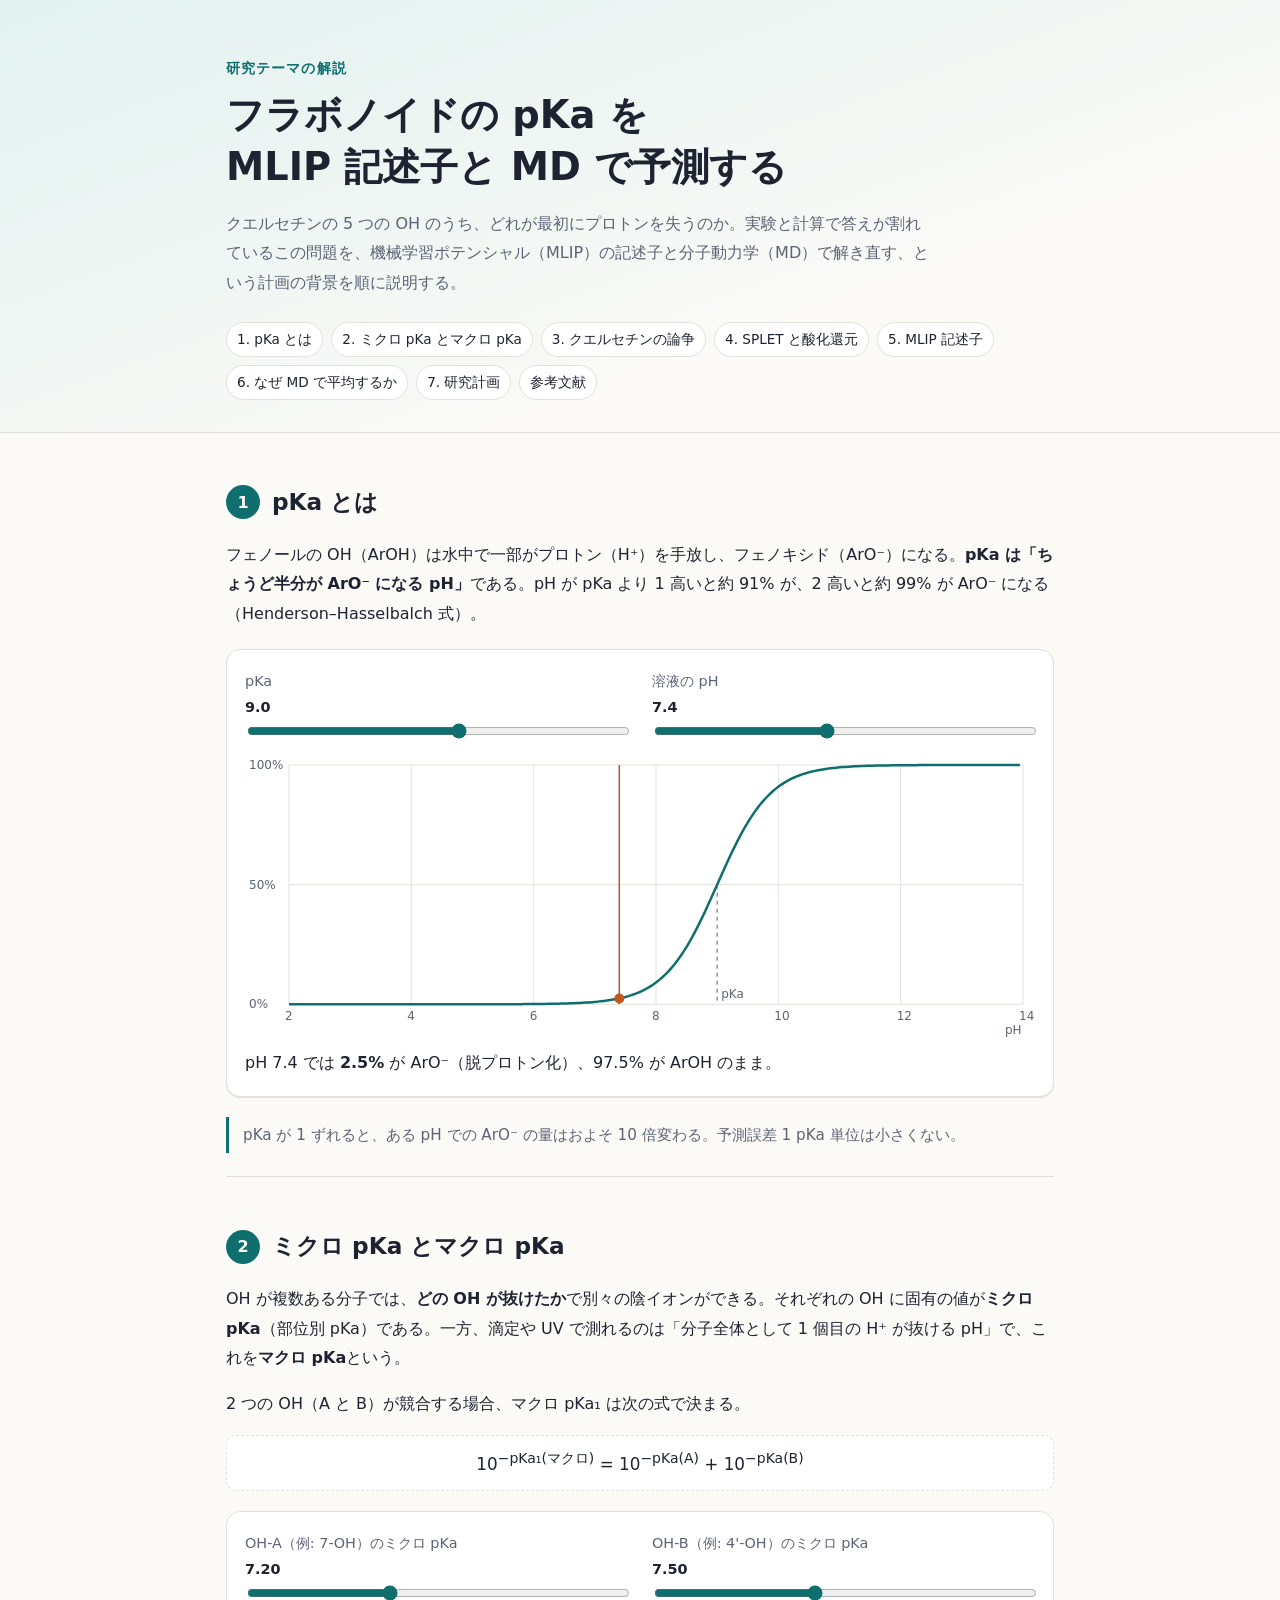
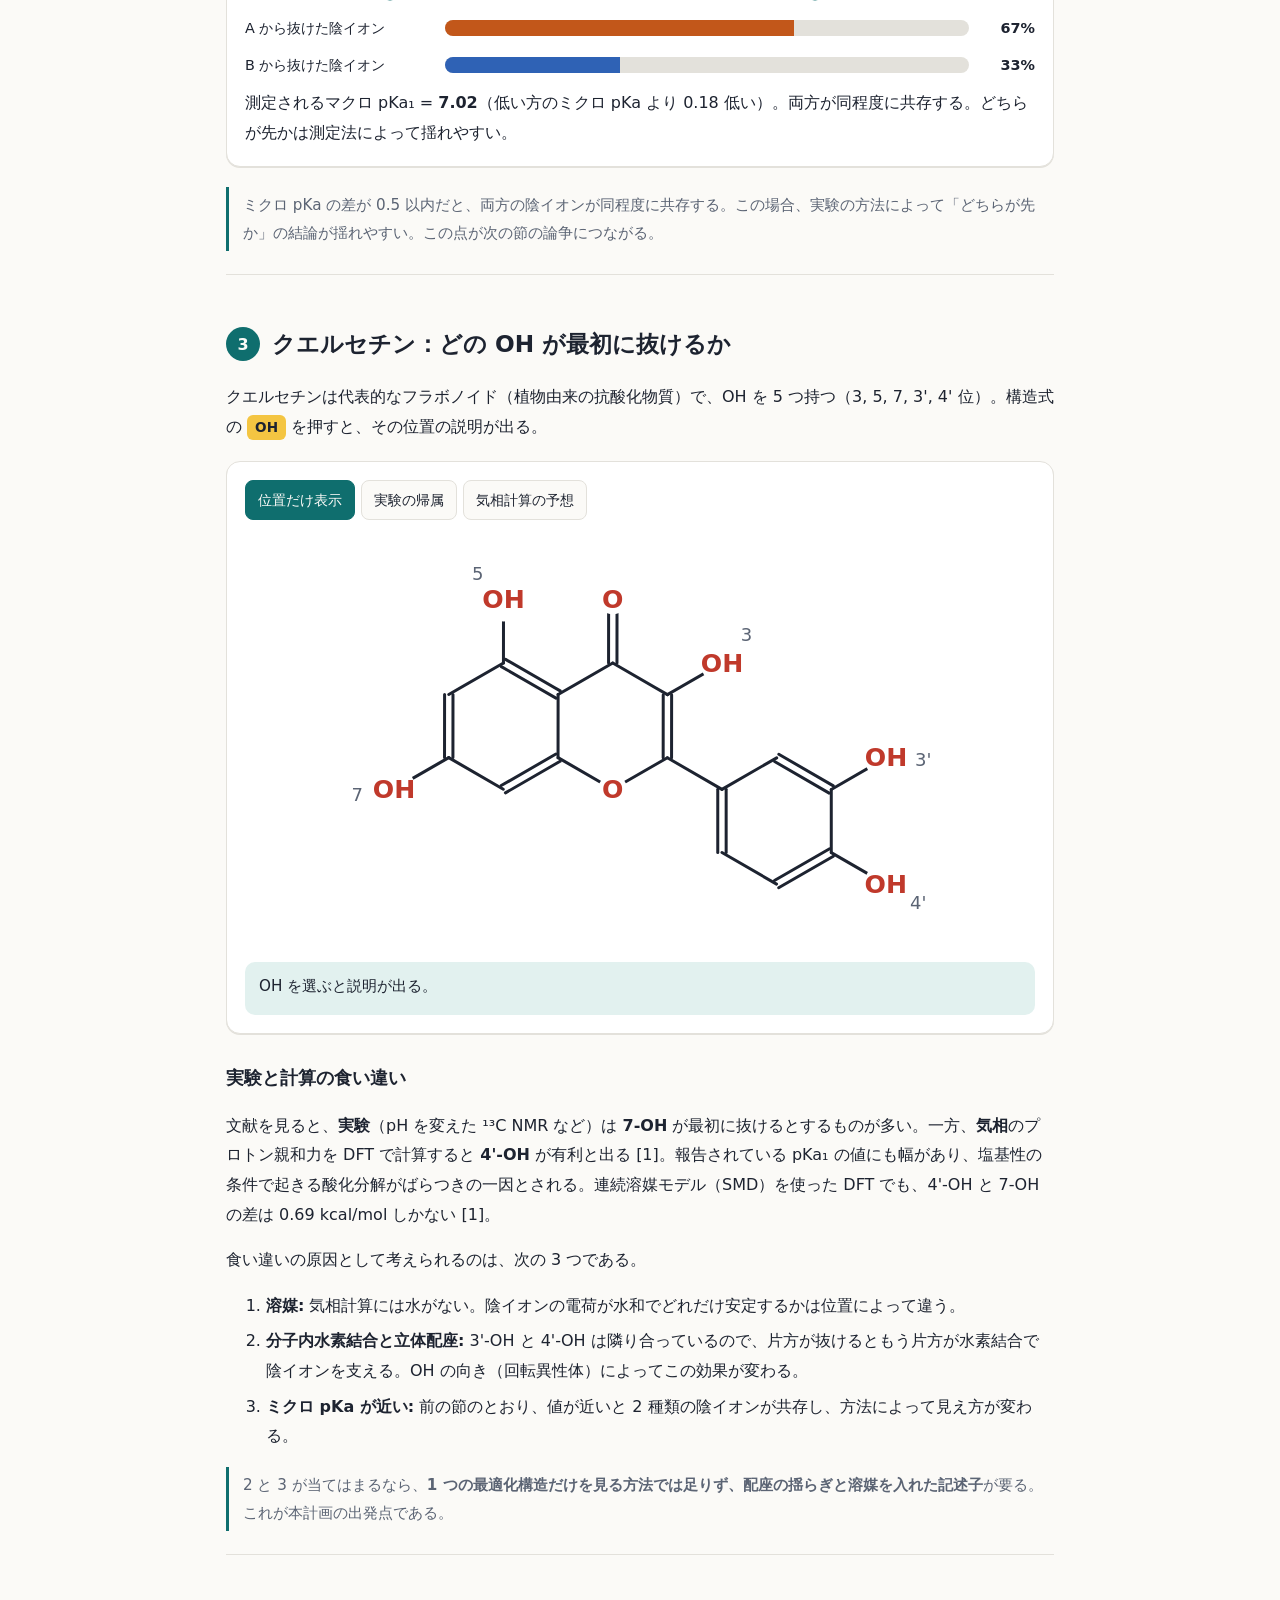
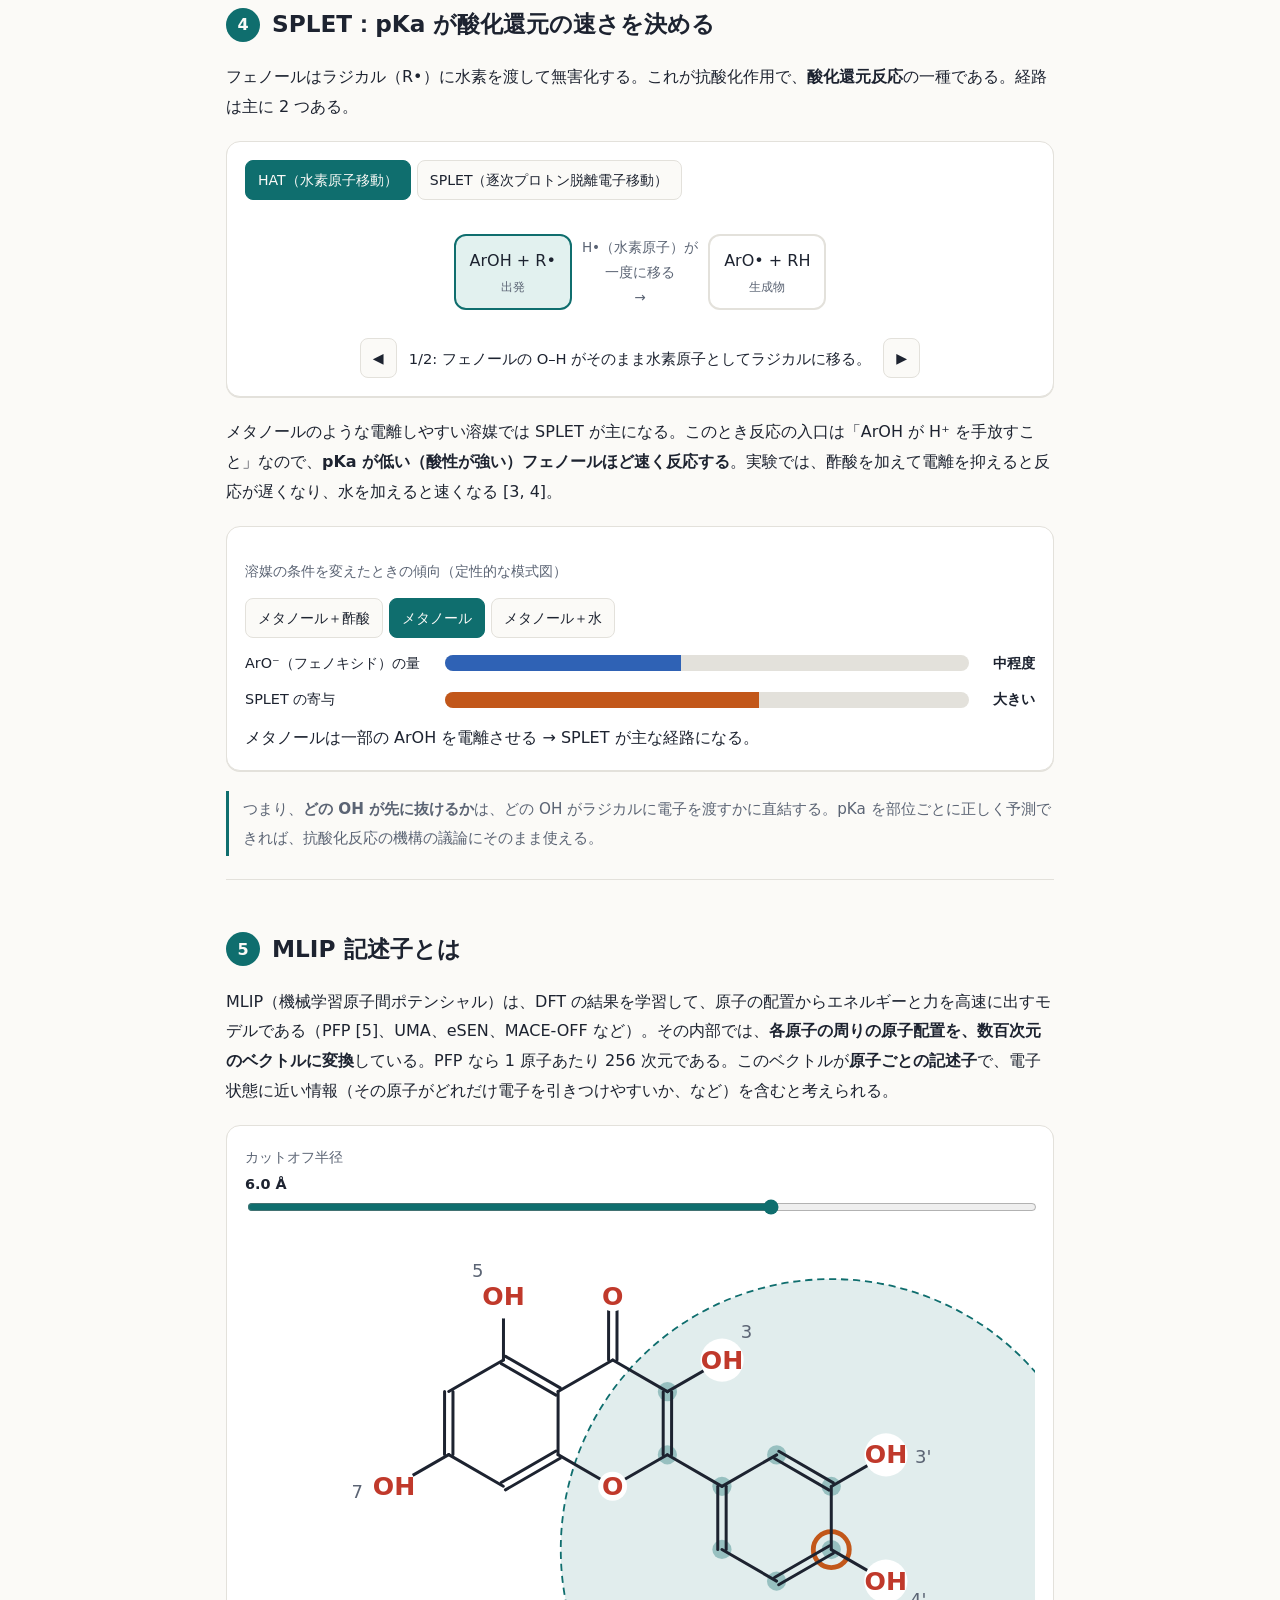
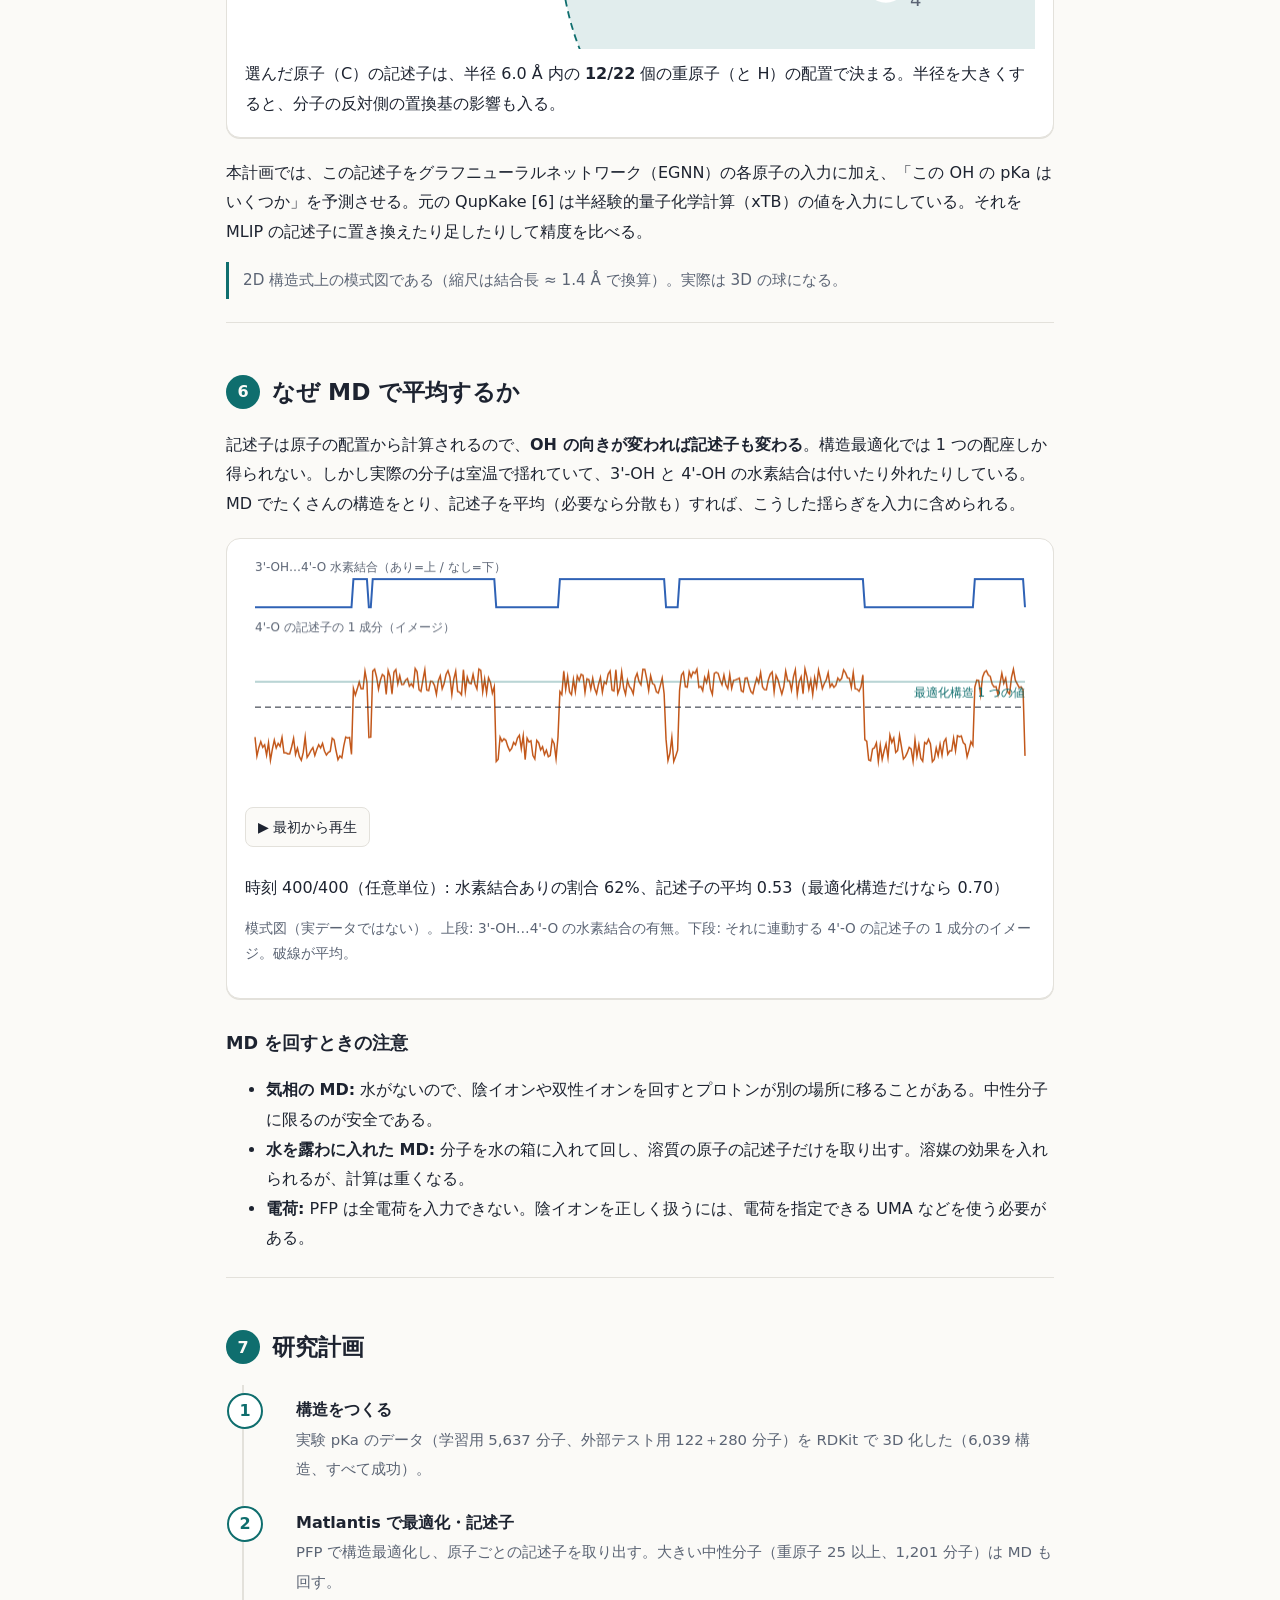
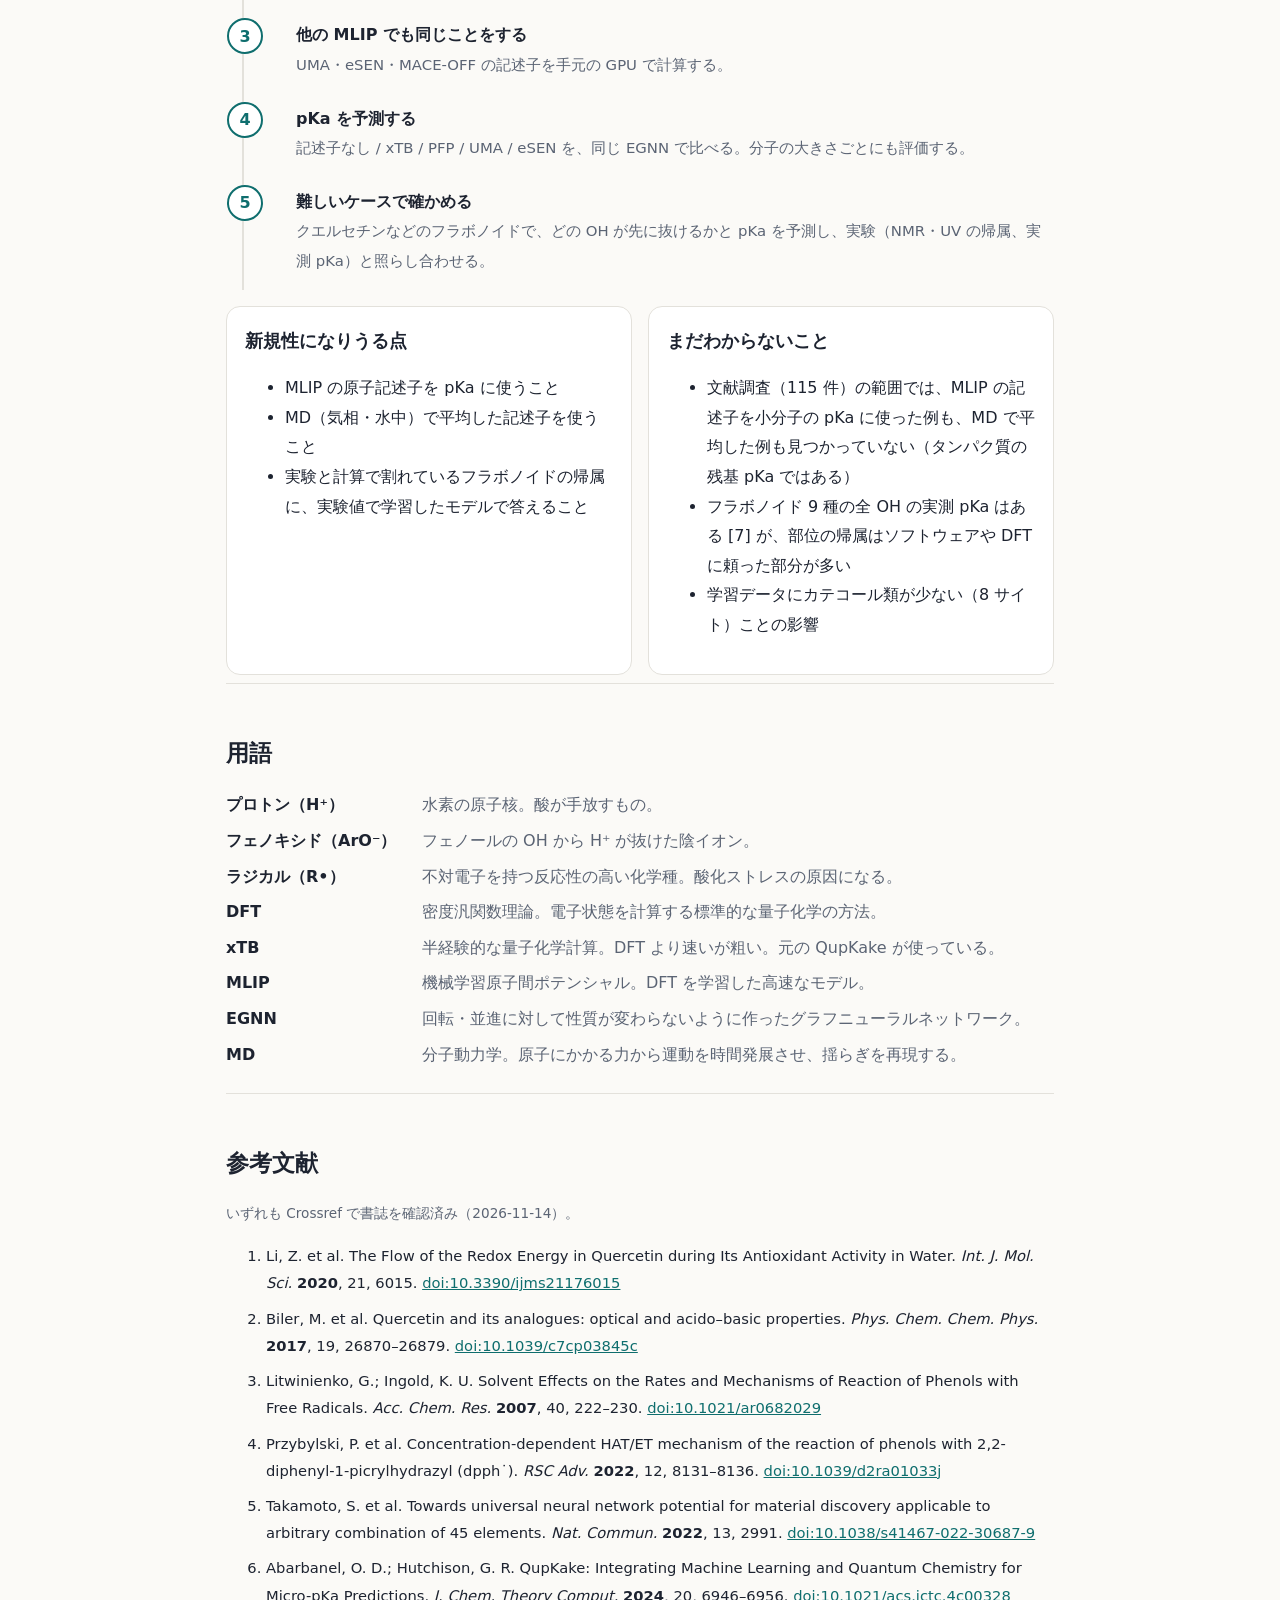
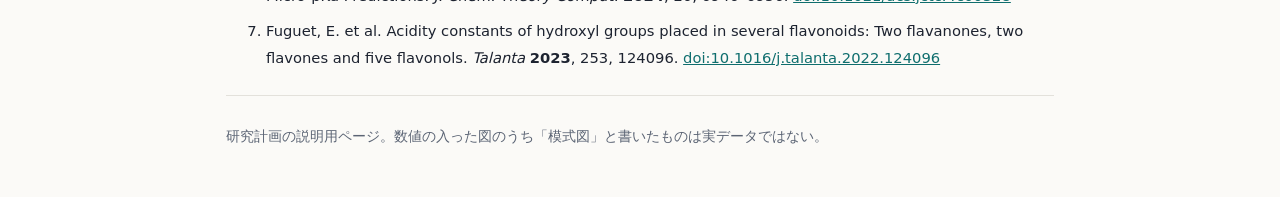
<file: index.html>
<!doctype html>
<html lang="ja">
<head>
<meta charset="utf-8">
<meta name="viewport" content="width=device-width, initial-scale=1">
<title>フラボノイドの pKa 解説</title>
<meta name="description" content="フラボノイドのどの OH が先にプロトンを失うか、SPLET 機構との関係、MLIP 記述子と MD 平均で pKa を予測する研究計画の解説">
<link rel="stylesheet" href="style.css">
</head>
<body>
<header class="hero">
  <div class="wrap">
    <p class="eyebrow">研究テーマの解説</p>
    <h1>フラボノイドの pKa を<br>MLIP 記述子と MD で予測する</h1>
    <p class="lead">クエルセチンの 5 つの OH のうち、どれが最初にプロトンを失うのか。実験と計算で答えが割れているこの問題を、機械学習ポテンシャル（MLIP）の記述子と分子動力学（MD）で解き直す、という計画の背景を順に説明する。</p>
    <nav class="toc" aria-label="目次">
      <a href="#pka">1. pKa とは</a>
      <a href="#micro">2. ミクロ pKa とマクロ pKa</a>
      <a href="#quercetin">3. クエルセチンの論争</a>
      <a href="#splet">4. SPLET と酸化還元</a>
      <a href="#mlip">5. MLIP 記述子</a>
      <a href="#md">6. なぜ MD で平均するか</a>
      <a href="#plan">7. 研究計画</a>
      <a href="#refs">参考文献</a>
    </nav>
  </div>
</header>

<main class="wrap">

<section id="pka">
  <h2><span class="num">1</span>pKa とは</h2>
  <p>フェノールの OH（ArOH）は水中で一部がプロトン（H⁺）を手放し、フェノキシド（ArO⁻）になる。<strong>pKa は「ちょうど半分が ArO⁻ になる pH」</strong>である。pH が pKa より 1 高いと約 91% が、2 高いと約 99% が ArO⁻ になる（Henderson–Hasselbalch 式）。</p>
  <div class="card interactive">
    <div class="controls">
      <label>pKa <output id="pkaVal">9.0</output><input id="pkaSlider" type="range" min="4" max="13" step="0.1" value="9.0"></label>
      <label>溶液の pH <output id="phVal">7.4</output><input id="phSlider" type="range" min="2" max="14" step="0.1" value="7.4"></label>
    </div>
    <canvas id="hhCanvas" width="720" height="260" aria-label="pH と脱プロトン化率の曲線"></canvas>
    <p class="readout" id="hhReadout"></p>
  </div>
  <p class="note">pKa が 1 ずれると、ある pH での ArO⁻ の量はおよそ 10 倍変わる。予測誤差 1 pKa 単位は小さくない。</p>
</section>

<section id="micro">
  <h2><span class="num">2</span>ミクロ pKa とマクロ pKa</h2>
  <p>OH が複数ある分子では、<strong>どの OH が抜けたか</strong>で別々の陰イオンができる。それぞれの OH に固有の値が<strong>ミクロ pKa</strong>（部位別 pKa）である。一方、滴定や UV で測れるのは「分子全体として 1 個目の H⁺ が抜ける pH」で、これを<strong>マクロ pKa</strong>という。</p>
  <p>2 つの OH（A と B）が競合する場合、マクロ pKa₁ は次の式で決まる。</p>
  <p class="formula">10<sup>−pKa₁(マクロ)</sup> = 10<sup>−pKa(A)</sup> + 10<sup>−pKa(B)</sup></p>
  <div class="card interactive">
    <div class="controls">
      <label>OH-A（例: 7-OH）のミクロ pKa <output id="mAval">7.2</output><input id="mA" type="range" min="5" max="11" step="0.05" value="7.2"></label>
      <label>OH-B（例: 4'-OH）のミクロ pKa <output id="mBval">7.5</output><input id="mB" type="range" min="5" max="11" step="0.05" value="7.5"></label>
    </div>
    <div class="bars">
      <div class="barrow"><span>A から抜けた陰イオン</span><div class="bar"><div id="barA" class="fill a"></div></div><b id="pctA"></b></div>
      <div class="barrow"><span>B から抜けた陰イオン</span><div class="bar"><div id="barB" class="fill b"></div></div><b id="pctB"></b></div>
    </div>
    <p class="readout" id="microReadout"></p>
  </div>
  <p class="note">ミクロ pKa の差が 0.5 以内だと、両方の陰イオンが同程度に共存する。この場合、実験の方法によって「どちらが先か」の結論が揺れやすい。この点が次の節の論争につながる。</p>
</section>

<section id="quercetin">
  <h2><span class="num">3</span>クエルセチン：どの OH が最初に抜けるか</h2>
  <p>クエルセチンは代表的なフラボノイド（植物由来の抗酸化物質）で、OH を 5 つ持つ（3, 5, 7, 3', 4' 位）。構造式の <span class="chip">OH</span> を押すと、その位置の説明が出る。</p>
  <div class="card interactive">
    <div class="seg" role="tablist">
      <button class="segbtn active" data-view="none">位置だけ表示</button>
      <button class="segbtn" data-view="exp">実験の帰属</button>
      <button class="segbtn" data-view="calc">気相計算の予想</button>
    </div>
    <svg id="qSvg" viewBox="0 0 10 7" role="img" aria-label="クエルセチンの構造式"></svg>
    <div id="qInfo" class="info">OH を選ぶと説明が出る。</div>
  </div>
  <h3>実験と計算の食い違い</h3>
  <p>文献を見ると、<strong>実験</strong>（pH を変えた ¹³C NMR など）は <b>7-OH</b> が最初に抜けるとするものが多い。一方、<strong>気相</strong>のプロトン親和力を DFT で計算すると <b>4'-OH</b> が有利と出る [1]。報告されている pKa₁ の値にも幅があり、塩基性の条件で起きる酸化分解がばらつきの一因とされる。連続溶媒モデル（SMD）を使った DFT でも、4'-OH と 7-OH の差は 0.69 kcal/mol しかない [1]。</p>
  <p>食い違いの原因として考えられるのは、次の 3 つである。</p>
  <ol class="reasons">
    <li><b>溶媒:</b> 気相計算には水がない。陰イオンの電荷が水和でどれだけ安定するかは位置によって違う。</li>
    <li><b>分子内水素結合と立体配座:</b> 3'-OH と 4'-OH は隣り合っているので、片方が抜けるともう片方が水素結合で陰イオンを支える。OH の向き（回転異性体）によってこの効果が変わる。</li>
    <li><b>ミクロ pKa が近い:</b> 前の節のとおり、値が近いと 2 種類の陰イオンが共存し、方法によって見え方が変わる。</li>
  </ol>
  <p class="note">2 と 3 が当てはまるなら、<strong>1 つの最適化構造だけを見る方法では足りず、配座の揺らぎと溶媒を入れた記述子</strong>が要る。これが本計画の出発点である。</p>
</section>

<section id="splet">
  <h2><span class="num">4</span>SPLET：pKa が酸化還元の速さを決める</h2>
  <p>フェノールはラジカル（R•）に水素を渡して無害化する。これが抗酸化作用で、<strong>酸化還元反応</strong>の一種である。経路は主に 2 つある。</p>
  <div class="card interactive">
    <div class="seg" role="tablist">
      <button class="segbtn active" data-path="hat">HAT（水素原子移動）</button>
      <button class="segbtn" data-path="splet">SPLET（逐次プロトン脱離電子移動）</button>
    </div>
    <div id="pathView" class="pathview"></div>
    <div class="stepnav">
      <button id="stepPrev" aria-label="前へ">◀</button>
      <span id="stepLabel"></span>
      <button id="stepNext" aria-label="次へ">▶</button>
    </div>
  </div>
  <p>メタノールのような電離しやすい溶媒では SPLET が主になる。このとき反応の入口は「ArOH が H⁺ を手放すこと」なので、<strong>pKa が低い（酸性が強い）フェノールほど速く反応する</strong>。実験では、酢酸を加えて電離を抑えると反応が遅くなり、水を加えると速くなる [3, 4]。</p>
  <div class="card interactive">
    <p class="small">溶媒の条件を変えたときの傾向（定性的な模式図）</p>
    <div class="seg" role="tablist">
      <button class="segbtn" data-solv="acid">メタノール＋酢酸</button>
      <button class="segbtn active" data-solv="meoh">メタノール</button>
      <button class="segbtn" data-solv="water">メタノール＋水</button>
    </div>
    <div class="bars">
      <div class="barrow"><span>ArO⁻（フェノキシド）の量</span><div class="bar"><div id="solvBar1" class="fill b"></div></div><b id="solvTxt1"></b></div>
      <div class="barrow"><span>SPLET の寄与</span><div class="bar"><div id="solvBar2" class="fill a"></div></div><b id="solvTxt2"></b></div>
    </div>
    <p class="readout" id="solvReadout"></p>
  </div>
  <p class="note">つまり、<b>どの OH が先に抜けるか</b>は、どの OH がラジカルに電子を渡すかに直結する。pKa を部位ごとに正しく予測できれば、抗酸化反応の機構の議論にそのまま使える。</p>
</section>

<section id="mlip">
  <h2><span class="num">5</span>MLIP 記述子とは</h2>
  <p>MLIP（機械学習原子間ポテンシャル）は、DFT の結果を学習して、原子の配置からエネルギーと力を高速に出すモデルである（PFP [5]、UMA、eSEN、MACE-OFF など）。その内部では、<strong>各原子の周りの原子配置を、数百次元のベクトルに変換</strong>している。PFP なら 1 原子あたり 256 次元である。このベクトルが<strong>原子ごとの記述子</strong>で、電子状態に近い情報（その原子がどれだけ電子を引きつけやすいか、など）を含むと考えられる。</p>
  <div class="card interactive">
    <div class="controls">
      <label>カットオフ半径 <output id="rcVal">6.0 Å</output><input id="rcSlider" type="range" min="2" max="8" step="0.5" value="6"></label>
    </div>
    <svg id="mSvg" viewBox="0 0 10 7" role="img" aria-label="選んだ原子のカットオフ球"></svg>
    <p class="readout" id="mReadout">原子を押すと、その原子の記述子に影響する範囲が出る。</p>
  </div>
  <p>本計画では、この記述子をグラフニューラルネットワーク（EGNN）の各原子の入力に加え、「この OH の pKa はいくつか」を予測させる。元の QupKake [6] は半経験的量子化学計算（xTB）の値を入力にしている。それを MLIP の記述子に置き換えたり足したりして精度を比べる。</p>
  <p class="note">2D 構造式上の模式図である（縮尺は結合長 ≈ 1.4 Å で換算）。実際は 3D の球になる。</p>
</section>

<section id="md">
  <h2><span class="num">6</span>なぜ MD で平均するか</h2>
  <p>記述子は原子の配置から計算されるので、<strong>OH の向きが変われば記述子も変わる</strong>。構造最適化では 1 つの配座しか得られない。しかし実際の分子は室温で揺れていて、3'-OH と 4'-OH の水素結合は付いたり外れたりしている。MD でたくさんの構造をとり、記述子を平均（必要なら分散も）すれば、こうした揺らぎを入力に含められる。</p>
  <div class="card interactive">
    <canvas id="mdCanvas" width="720" height="220" aria-label="MD 中の水素結合の有無の模式図"></canvas>
    <div class="controls row">
      <button id="mdPlay">▶ 最初から再生</button>
      <span class="readout" id="mdReadout"></span>
    </div>
    <p class="small">模式図（実データではない）。上段: 3'-OH…4'-O の水素結合の有無。下段: それに連動する 4'-O の記述子の 1 成分のイメージ。破線が平均。</p>
  </div>
  <h3>MD を回すときの注意</h3>
  <ul>
    <li><b>気相の MD:</b> 水がないので、陰イオンや双性イオンを回すとプロトンが別の場所に移ることがある。中性分子に限るのが安全である。</li>
    <li><b>水を露わに入れた MD:</b> 分子を水の箱に入れて回し、溶質の原子の記述子だけを取り出す。溶媒の効果を入れられるが、計算は重くなる。</li>
    <li><b>電荷:</b> PFP は全電荷を入力できない。陰イオンを正しく扱うには、電荷を指定できる UMA などを使う必要がある。</li>
  </ul>
</section>

<section id="plan">
  <h2><span class="num">7</span>研究計画</h2>
  <ol class="pipeline">
    <li><b>構造をつくる</b><span>実験 pKa のデータ（学習用 5,637 分子、外部テスト用 122＋280 分子）を RDKit で 3D 化した（6,039 構造、すべて成功）。</span></li>
    <li><b>Matlantis で最適化・記述子</b><span>PFP で構造最適化し、原子ごとの記述子を取り出す。大きい中性分子（重原子 25 以上、1,201 分子）は MD も回す。</span></li>
    <li><b>他の MLIP でも同じことをする</b><span>UMA・eSEN・MACE-OFF の記述子を手元の GPU で計算する。</span></li>
    <li><b>pKa を予測する</b><span>記述子なし / xTB / PFP / UMA / eSEN を、同じ EGNN で比べる。分子の大きさごとにも評価する。</span></li>
    <li><b>難しいケースで確かめる</b><span>クエルセチンなどのフラボノイドで、どの OH が先に抜けるかと pKa を予測し、実験（NMR・UV の帰属、実測 pKa）と照らし合わせる。</span></li>
  </ol>
  <div class="grid2">
    <div class="card"><h3>新規性になりうる点</h3><ul><li>MLIP の原子記述子を pKa に使うこと</li><li>MD（気相・水中）で平均した記述子を使うこと</li><li>実験と計算で割れているフラボノイドの帰属に、実験値で学習したモデルで答えること</li></ul></div>
    <div class="card"><h3>まだわからないこと</h3><ul><li>文献調査（115 件）の範囲では、MLIP の記述子を小分子の pKa に使った例も、MD で平均した例も見つかっていない（タンパク質の残基 pKa ではある）</li><li>フラボノイド 9 種の全 OH の実測 pKa はある [7] が、部位の帰属はソフトウェアや DFT に頼った部分が多い</li><li>学習データにカテコール類が少ない（8 サイト）ことの影響</li></ul></div>
  </div>
</section>

<section id="glossary">
  <h2>用語</h2>
  <dl class="gloss">
    <dt>プロトン（H⁺）</dt><dd>水素の原子核。酸が手放すもの。</dd>
    <dt>フェノキシド（ArO⁻）</dt><dd>フェノールの OH から H⁺ が抜けた陰イオン。</dd>
    <dt>ラジカル（R•）</dt><dd>不対電子を持つ反応性の高い化学種。酸化ストレスの原因になる。</dd>
    <dt>DFT</dt><dd>密度汎関数理論。電子状態を計算する標準的な量子化学の方法。</dd>
    <dt>xTB</dt><dd>半経験的な量子化学計算。DFT より速いが粗い。元の QupKake が使っている。</dd>
    <dt>MLIP</dt><dd>機械学習原子間ポテンシャル。DFT を学習した高速なモデル。</dd>
    <dt>EGNN</dt><dd>回転・並進に対して性質が変わらないように作ったグラフニューラルネットワーク。</dd>
    <dt>MD</dt><dd>分子動力学。原子にかかる力から運動を時間発展させ、揺らぎを再現する。</dd>
  </dl>
</section>

<section id="refs">
  <h2>参考文献</h2>
  <p class="small">いずれも Crossref で書誌を確認済み（2026-11-14）。</p>
  <ol class="refs">
    <li>Li, Z. et al. The Flow of the Redox Energy in Quercetin during Its Antioxidant Activity in Water. <i>Int. J. Mol. Sci.</i> <b>2020</b>, 21, 6015. <a href="https://doi.org/10.3390/ijms21176015">doi:10.3390/ijms21176015</a></li>
    <li>Biler, M. et al. Quercetin and its analogues: optical and acido–basic properties. <i>Phys. Chem. Chem. Phys.</i> <b>2017</b>, 19, 26870–26879. <a href="https://doi.org/10.1039/c7cp03845c">doi:10.1039/c7cp03845c</a></li>
    <li>Litwinienko, G.; Ingold, K. U. Solvent Effects on the Rates and Mechanisms of Reaction of Phenols with Free Radicals. <i>Acc. Chem. Res.</i> <b>2007</b>, 40, 222–230. <a href="https://doi.org/10.1021/ar0682029">doi:10.1021/ar0682029</a></li>
    <li>Przybylski, P. et al. Concentration-dependent HAT/ET mechanism of the reaction of phenols with 2,2-diphenyl-1-picrylhydrazyl (dpph˙). <i>RSC Adv.</i> <b>2022</b>, 12, 8131–8136. <a href="https://doi.org/10.1039/d2ra01033j">doi:10.1039/d2ra01033j</a></li>
    <li>Takamoto, S. et al. Towards universal neural network potential for material discovery applicable to arbitrary combination of 45 elements. <i>Nat. Commun.</i> <b>2022</b>, 13, 2991. <a href="https://doi.org/10.1038/s41467-022-30687-9">doi:10.1038/s41467-022-30687-9</a></li>
    <li>Abarbanel, O. D.; Hutchison, G. R. QupKake: Integrating Machine Learning and Quantum Chemistry for Micro-pKa Predictions. <i>J. Chem. Theory Comput.</i> <b>2024</b>, 20, 6946–6956. <a href="https://doi.org/10.1021/acs.jctc.4c00328">doi:10.1021/acs.jctc.4c00328</a></li>
    <li>Fuguet, E. et al. Acidity constants of hydroxyl groups placed in several flavonoids: Two flavanones, two flavones and five flavonols. <i>Talanta</i> <b>2023</b>, 253, 124096. <a href="https://doi.org/10.1016/j.talanta.2022.124096">doi:10.1016/j.talanta.2022.124096</a></li>
  </ol>
</section>

</main>
<footer class="wrap foot">研究計画の説明用ページ。数値の入った図のうち「模式図」と書いたものは実データではない。</footer>
<script src="js/quercetin-data.js"></script>
<script src="js/app.js"></script>
</body>
</html>
</file>
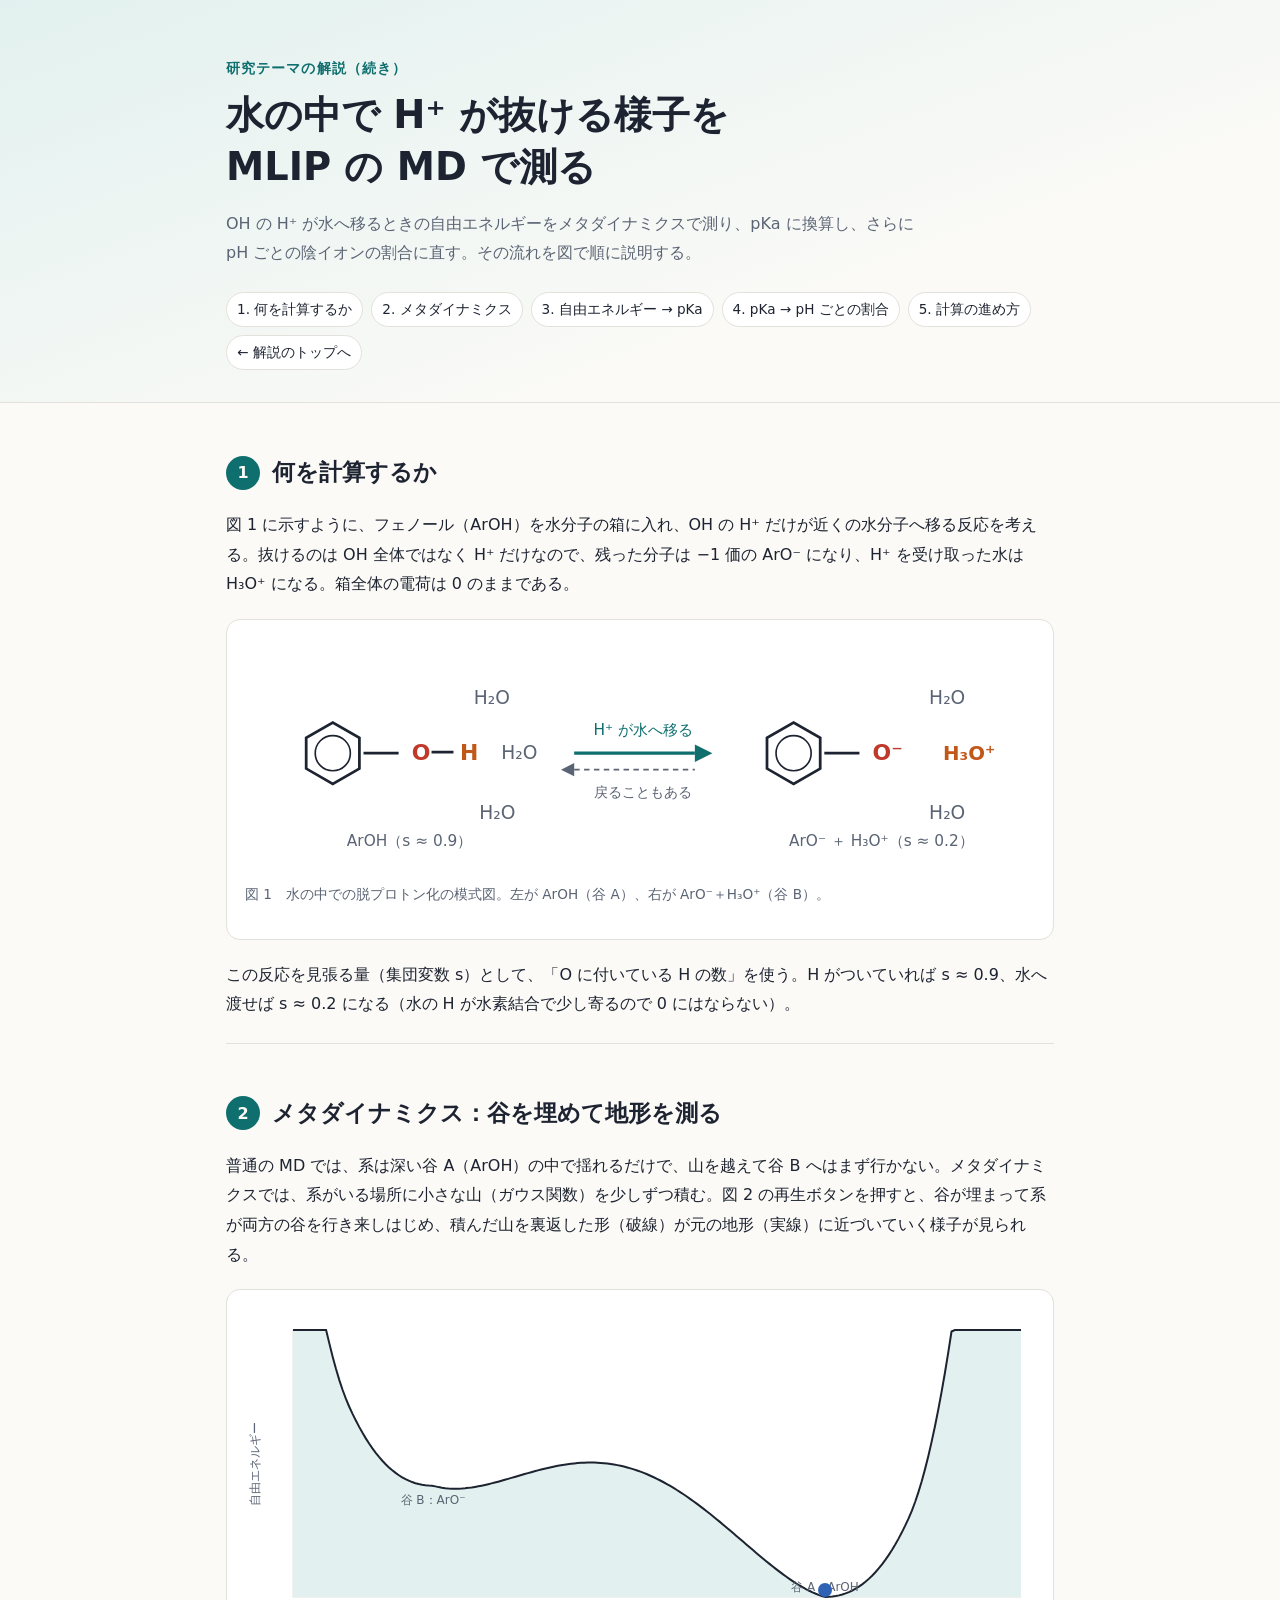
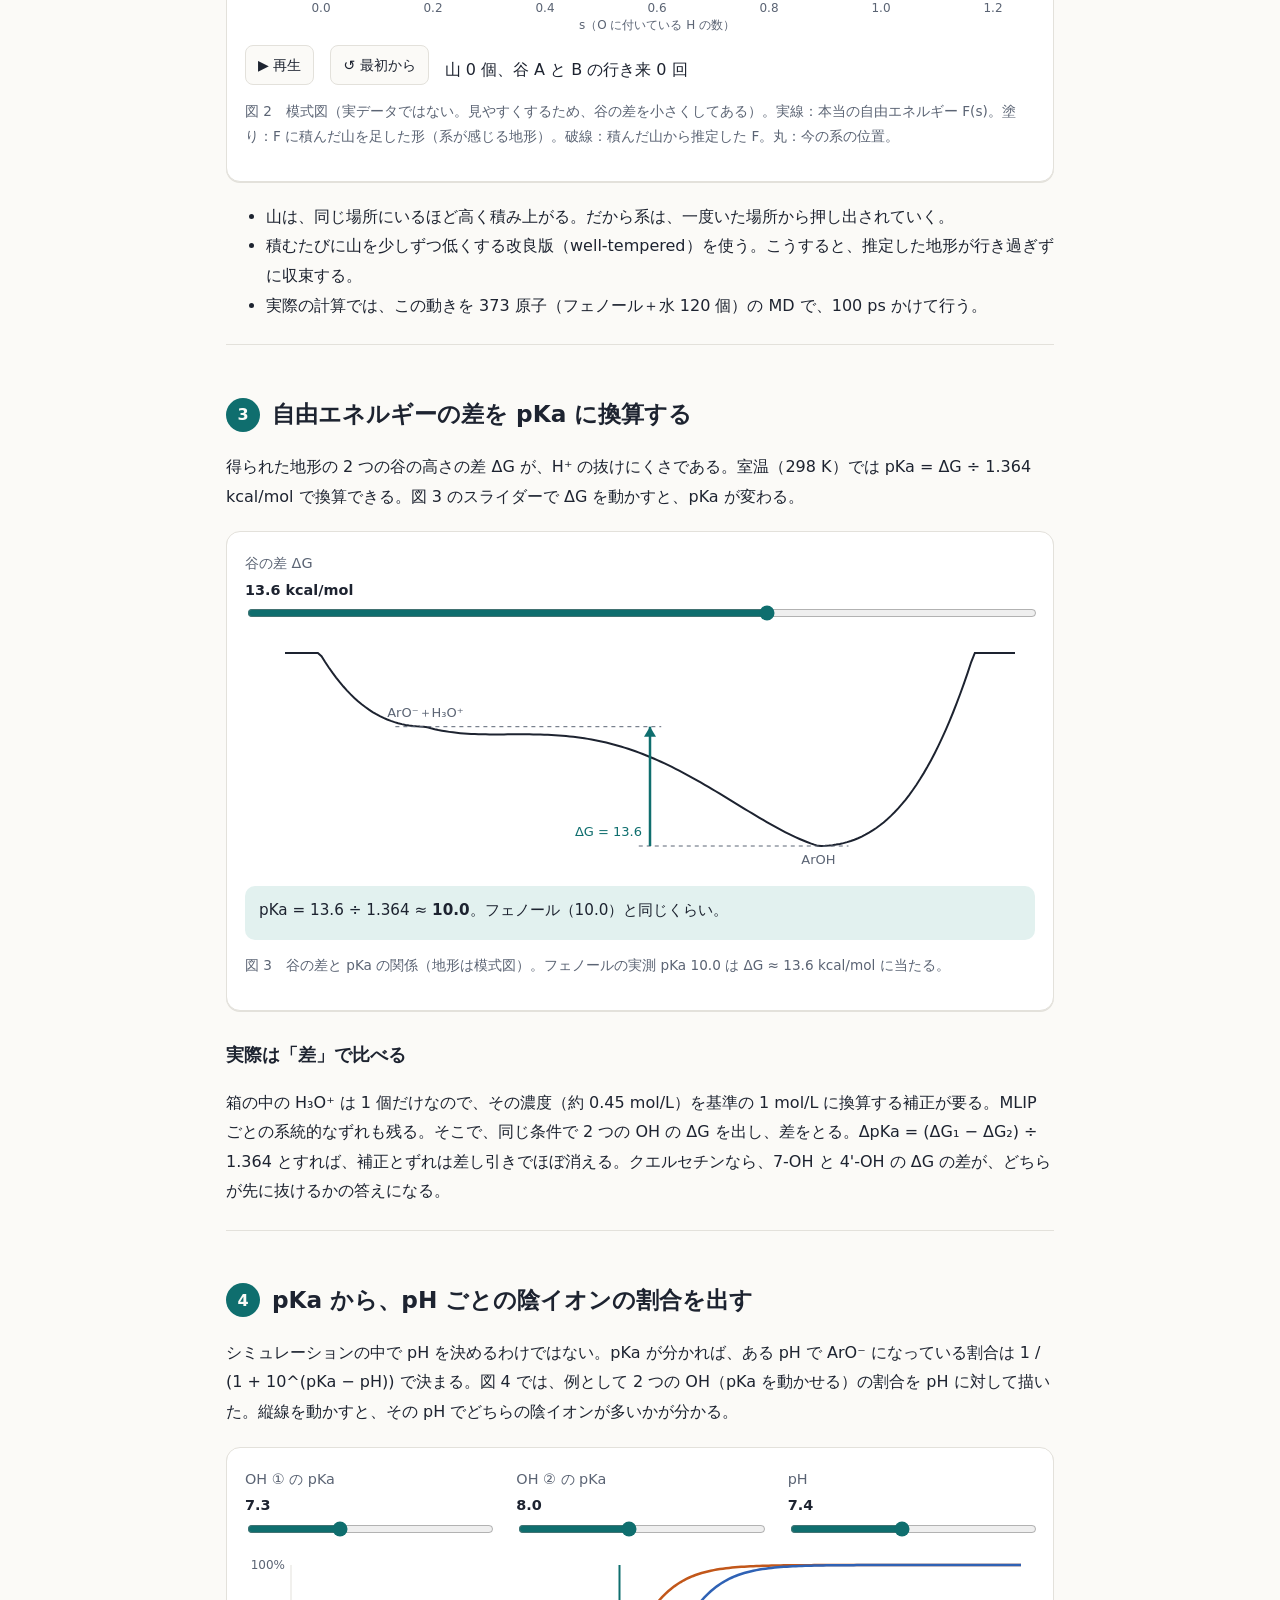
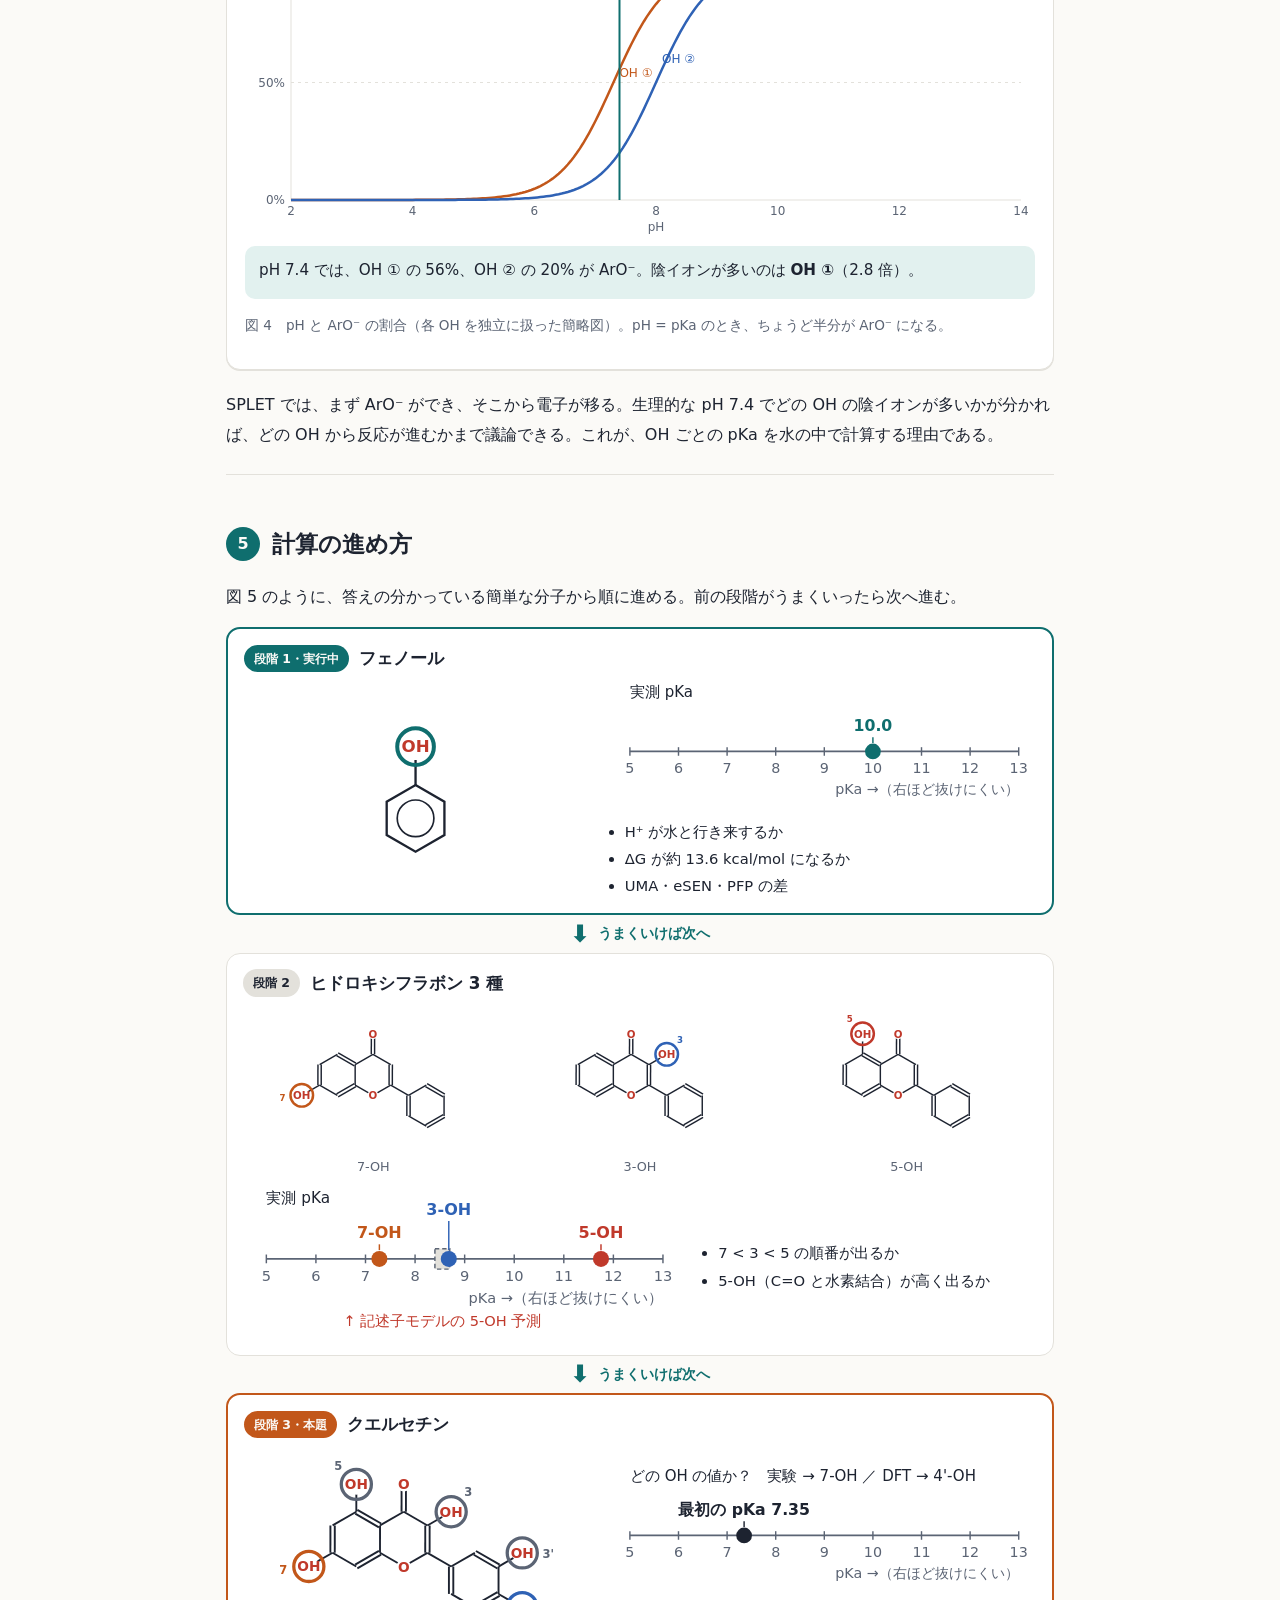
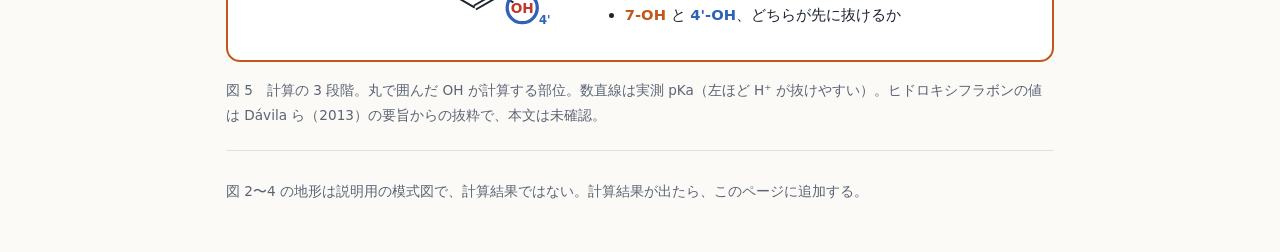
<file: metad.html>
<!doctype html>
<html lang="ja">
<head>
<meta charset="utf-8">
<meta name="viewport" content="width=device-width, initial-scale=1">
<title>水中の脱プロトン化</title>
<meta name="description" content="水の中で OH の H+ が抜ける自由エネルギーをメタダイナミクスで測り、pKa と pH ごとの陰イオンの割合に換算する流れを図で説明する">
<link rel="stylesheet" href="style.css">
</head>
<body>
<header class="hero">
  <div class="wrap">
    <p class="eyebrow">研究テーマの解説（続き）</p>
    <h1>水の中で H⁺ が抜ける様子を<br>MLIP の MD で測る</h1>
    <p class="lead">OH の H⁺ が水へ移るときの自由エネルギーをメタダイナミクスで測り、pKa に換算し、さらに pH ごとの陰イオンの割合に直す。その流れを図で順に説明する。</p>
    <nav class="toc" aria-label="目次">
      <a href="#what">1. 何を計算するか</a>
      <a href="#metad">2. メタダイナミクス</a>
      <a href="#pka">3. 自由エネルギー → pKa</a>
      <a href="#ph">4. pKa → pH ごとの割合</a>
      <a href="#flow">5. 計算の進め方</a>
      <a href="index.html">← 解説のトップへ</a>
    </nav>
  </div>
</header>
<main class="wrap">

<section id="what">
  <h2><span class="num">1</span>何を計算するか</h2>
  <p>図 1 に示すように、フェノール（ArOH）を水分子の箱に入れ、OH の H⁺ だけが近くの水分子へ移る反応を考える。抜けるのは OH 全体ではなく H⁺ だけなので、残った分子は −1 価の ArO⁻ になり、H⁺ を受け取った水は H₃O⁺ になる。箱全体の電荷は 0 のままである。</p>
  <div class="card">
    <svg id="rxnSvg" viewBox="0 0 720 210" role="img" aria-label="ArOH と水が ArO- と H3O+ になる反応の模式図"></svg>
    <p class="small">図 1　水の中での脱プロトン化の模式図。左が ArOH（谷 A）、右が ArO⁻＋H₃O⁺（谷 B）。</p>
  </div>
  <p>この反応を見張る量（集団変数 s）として、「O に付いている H の数」を使う。H がついていれば s ≈ 0.9、水へ渡せば s ≈ 0.2 になる（水の H が水素結合で少し寄るので 0 にはならない）。</p>
</section>

<section id="metad">
  <h2><span class="num">2</span>メタダイナミクス：谷を埋めて地形を測る</h2>
  <p>普通の MD では、系は深い谷 A（ArOH）の中で揺れるだけで、山を越えて谷 B へはまず行かない。メタダイナミクスでは、系がいる場所に小さな山（ガウス関数）を少しずつ積む。図 2 の再生ボタンを押すと、谷が埋まって系が両方の谷を行き来しはじめ、積んだ山を裏返した形（破線）が元の地形（実線）に近づいていく様子が見られる。</p>
  <div class="card interactive">
    <canvas id="mdCv" width="720" height="300" aria-label="メタダイナミクスで谷が埋まっていく模式図"></canvas>
    <div class="controls row">
      <button id="mdGo">▶ 再生</button>
      <button id="mdReset">↺ 最初から</button>
      <span class="readout" id="mdInfo"></span>
    </div>
    <p class="small">図 2　模式図（実データではない。見やすくするため、谷の差を小さくしてある）。実線：本当の自由エネルギー F(s)。塗り：F に積んだ山を足した形（系が感じる地形）。破線：積んだ山から推定した F。丸：今の系の位置。</p>
  </div>
  <ul>
    <li>山は、同じ場所にいるほど高く積み上がる。だから系は、一度いた場所から押し出されていく。</li>
    <li>積むたびに山を少しずつ低くする改良版（well-tempered）を使う。こうすると、推定した地形が行き過ぎずに収束する。</li>
    <li>実際の計算では、この動きを 373 原子（フェノール＋水 120 個）の MD で、100 ps かけて行う。</li>
  </ul>
</section>

<section id="pka">
  <h2><span class="num">3</span>自由エネルギーの差を pKa に換算する</h2>
  <p>得られた地形の 2 つの谷の高さの差 ΔG が、H⁺ の抜けにくさである。室温（298 K）では pKa = ΔG ÷ 1.364 kcal/mol で換算できる。図 3 のスライダーで ΔG を動かすと、pKa が変わる。</p>
  <div class="card interactive">
    <div class="controls">
      <label>谷の差 ΔG <output id="dgVal"></output><input id="dgSlider" type="range" min="5" max="18" step="0.1" value="13.6"></label>
    </div>
    <canvas id="dgCv" width="720" height="220" aria-label="2 つの谷の高さの差と pKa"></canvas>
    <p class="readout info" id="dgInfo"></p>
    <p class="small">図 3　谷の差と pKa の関係（地形は模式図）。フェノールの実測 pKa 10.0 は ΔG ≈ 13.6 kcal/mol に当たる。</p>
  </div>
  <h3>実際は「差」で比べる</h3>
  <p>箱の中の H₃O⁺ は 1 個だけなので、その濃度（約 0.45 mol/L）を基準の 1 mol/L に換算する補正が要る。MLIP ごとの系統的なずれも残る。そこで、同じ条件で 2 つの OH の ΔG を出し、差をとる。ΔpKa = (ΔG₁ − ΔG₂) ÷ 1.364 とすれば、補正とずれは差し引きでほぼ消える。クエルセチンなら、7-OH と 4'-OH の ΔG の差が、どちらが先に抜けるかの答えになる。</p>
</section>

<section id="ph">
  <h2><span class="num">4</span>pKa から、pH ごとの陰イオンの割合を出す</h2>
  <p>シミュレーションの中で pH を決めるわけではない。pKa が分かれば、ある pH で ArO⁻ になっている割合は 1 / (1 + 10^(pKa − pH)) で決まる。図 4 では、例として 2 つの OH（pKa を動かせる）の割合を pH に対して描いた。縦線を動かすと、その pH でどちらの陰イオンが多いかが分かる。</p>
  <div class="card interactive">
    <div class="controls">
      <label>OH ① の pKa <output id="p1Val"></output><input id="p1Slider" type="range" min="4" max="13" step="0.1" value="7.3"></label>
      <label>OH ② の pKa <output id="p2Val"></output><input id="p2Slider" type="range" min="4" max="13" step="0.1" value="8.0"></label>
      <label>pH <output id="phVal"></output><input id="phSlider" type="range" min="2" max="14" step="0.1" value="7.4"></label>
    </div>
    <canvas id="phCv" width="720" height="260" aria-label="pH と陰イオンの割合"></canvas>
    <p class="readout info" id="phInfo"></p>
    <p class="small">図 4　pH と ArO⁻ の割合（各 OH を独立に扱った簡略図）。pH = pKa のとき、ちょうど半分が ArO⁻ になる。</p>
  </div>
  <p>SPLET では、まず ArO⁻ ができ、そこから電子が移る。生理的な pH 7.4 でどの OH の陰イオンが多いかが分かれば、どの OH から反応が進むかまで議論できる。これが、OH ごとの pKa を水の中で計算する理由である。</p>
</section>

<section id="flow">
  <h2><span class="num">5</span>計算の進め方</h2>
  <p>図 5 のように、答えの分かっている簡単な分子から順に進める。前の段階がうまくいったら次へ進む。</p>
  <div class="flow" id="flowBox" aria-label="計算の 3 段階"></div>
  <p class="small">図 5　計算の 3 段階。丸で囲んだ OH が計算する部位。数直線は実測 pKa（左ほど H⁺ が抜けやすい）。ヒドロキシフラボンの値は Dávila ら（2013）の要旨からの抜粋で、本文は未確認。</p>
</section>

</main>
<footer class="wrap foot">図 2〜4 の地形は説明用の模式図で、計算結果ではない。計算結果が出たら、このページに追加する。</footer>
<script src="js/quercetin-data.js"></script>
<script src="js/metad.js"></script>
</body>
</html>
</file>
<file: style.css>
:root{
  --bg:#fbfaf7; --surface:#ffffff; --ink:#1d2330; --muted:#5b6474; --line:#e3e1db;
  --accent:#0f6e6e; --accent-soft:#e2f1ef; --a:#c2571a; --b:#2f62b5; --hl:#f4c542;
  --o:#c0392b; --c:#1d2330;
}
@media (prefers-color-scheme: dark){
  :root:not([data-theme="light"]){
    --bg:#12151b; --surface:#1b2028; --ink:#e7e9ee; --muted:#9aa3b2; --line:#2c333f;
    --accent:#4fc1b6; --accent-soft:#1d3532; --a:#f08a4b; --b:#6d9cf0; --hl:#e0b43a;
    --o:#ff7a6b; --c:#e7e9ee;
  }
}
:root[data-theme="dark"]{
  --bg:#12151b; --surface:#1b2028; --ink:#e7e9ee; --muted:#9aa3b2; --line:#2c333f;
  --accent:#4fc1b6; --accent-soft:#1d3532; --a:#f08a4b; --b:#6d9cf0; --hl:#e0b43a;
  --o:#ff7a6b; --c:#e7e9ee;
}
*{box-sizing:border-box}
html{scroll-behavior:smooth}
body{margin:0;background:var(--bg);color:var(--ink);
  font-family:"Hiragino Sans","Noto Sans JP","Yu Gothic",system-ui,sans-serif;line-height:1.85;font-size:16px}
.wrap{max-width:860px;margin:0 auto;padding:0 16px}
.hero{background:linear-gradient(160deg,var(--accent-soft),transparent 70%);border-bottom:1px solid var(--line);padding:56px 0 32px}
.eyebrow{color:var(--accent);font-weight:700;letter-spacing:.08em;margin:0 0 8px;font-size:.85rem}
h1{font-size:clamp(1.6rem,4.5vw,2.4rem);line-height:1.35;margin:0 0 16px}
.lead{color:var(--muted);max-width:44em}
.toc{display:flex;flex-wrap:wrap;gap:8px;margin-top:24px}
.toc a{font-size:.85rem;color:var(--ink);text-decoration:none;border:1px solid var(--line);background:var(--surface);padding:4px 10px;border-radius:999px}
.toc a:hover{border-color:var(--accent);color:var(--accent)}
section{padding:48px 0 8px;border-bottom:1px solid var(--line)}
h2{font-size:1.45rem;display:flex;align-items:center;gap:12px;margin:0 0 16px}
h3{font-size:1.1rem;margin:28px 0 8px}
.num{display:inline-grid;place-items:center;width:34px;height:34px;border-radius:50%;background:var(--accent);color:var(--bg);font-size:1rem;flex:none}
.card{background:var(--surface);border:1px solid var(--line);border-radius:14px;padding:18px;margin:20px 0}
.interactive{box-shadow:0 1px 0 var(--line)}
.controls{display:grid;grid-template-columns:repeat(auto-fit,minmax(240px,1fr));gap:12px 24px;margin-bottom:12px}
.controls.row{display:flex;flex-wrap:wrap;align-items:center;gap:16px;margin:8px 0 0}
.controls label{display:flex;flex-direction:column;font-size:.9rem;color:var(--muted)}
.controls output{color:var(--ink);font-weight:700;font-variant-numeric:tabular-nums}
input[type=range]{width:100%;accent-color:var(--accent)}
canvas{width:100%;height:auto;display:block}
svg{width:100%;height:auto;display:block;max-height:420px}
.readout{font-variant-numeric:tabular-nums;margin:10px 0 0}
.note{border-left:3px solid var(--accent);padding:4px 0 4px 14px;color:var(--muted);font-size:.95rem}
.small{font-size:.85rem;color:var(--muted)}
.formula{text-align:center;font-size:1.05rem;background:var(--surface);border:1px dashed var(--line);border-radius:10px;padding:10px}
.bars{display:grid;gap:10px}
.barrow{display:grid;grid-template-columns:minmax(120px,190px) 1fr 56px;gap:10px;align-items:center;font-size:.9rem}
.bar{height:16px;background:var(--line);border-radius:8px;overflow:hidden}
.fill{height:100%;width:0;transition:width .35s ease}
.fill.a{background:var(--a)} .fill.b{background:var(--b)}
.barrow b{text-align:right;font-variant-numeric:tabular-nums}
.seg{display:flex;flex-wrap:wrap;gap:6px;margin-bottom:12px}
.segbtn,button{font:inherit;font-size:.88rem;border:1px solid var(--line);background:var(--bg);color:var(--ink);padding:6px 12px;border-radius:8px;cursor:pointer;white-space:nowrap}
.segbtn.active{background:var(--accent);border-color:var(--accent);color:var(--bg)}
button:hover{border-color:var(--accent)}
.chip{display:inline-block;padding:0 8px;border-radius:6px;background:var(--hl);color:#1d2330;font-weight:700;font-size:.85rem}
.info{min-height:3.5em;background:var(--accent-soft);border-radius:10px;padding:10px 14px;margin-top:10px;font-size:.95rem}
.reasons li{margin-bottom:6px}
.pathview{display:flex;flex-wrap:wrap;align-items:center;justify-content:center;gap:10px;min-height:120px;padding:10px}
.species{border:2px solid var(--line);border-radius:12px;padding:10px 14px;text-align:center;min-width:110px;transition:all .3s}
.species.on{border-color:var(--accent);background:var(--accent-soft)}
.species small{display:block;color:var(--muted);font-size:.75rem}
.arrow{color:var(--muted);font-size:.85rem;text-align:center;min-width:70px}
.arrow.on{color:var(--accent);font-weight:700}
.stepnav{display:flex;align-items:center;justify-content:center;gap:12px;margin-top:6px}
#stepLabel{font-size:.92rem;min-width:14em;text-align:center}
.pipeline{list-style:none;padding:0;counter-reset:p;margin:16px 0}
.pipeline li{counter-increment:p;position:relative;padding:10px 0 14px 52px;border-left:2px solid var(--line);margin-left:16px}
.pipeline li::before{content:counter(p);position:absolute;left:-17px;top:8px;width:32px;height:32px;border-radius:50%;background:var(--surface);border:2px solid var(--accent);display:grid;place-items:center;font-weight:700;color:var(--accent)}
.pipeline b{display:block}
.pipeline span{color:var(--muted);font-size:.93rem}
.grid2{display:grid;grid-template-columns:repeat(auto-fit,minmax(260px,1fr));gap:16px}
.grid2 .card{margin:0}
.grid2 h3{margin-top:0}
.gloss{display:grid;grid-template-columns:minmax(110px,180px) 1fr;gap:6px 16px}
.gloss dt{font-weight:700}
.gloss dd{margin:0;color:var(--muted)}
.refs li{margin-bottom:8px;font-size:.92rem;overflow-wrap:anywhere}
a{color:var(--accent)}
.foot{padding:28px 16px 48px;color:var(--muted);font-size:.85rem}
/* 構造式 */
.bond{stroke:var(--c);stroke-width:.05;stroke-linecap:round}
.atomlbl{font-size:.42px;font-weight:700;text-anchor:middle;dominant-baseline:central}
.atomlbl.O{fill:var(--o)}
.lblbg{fill:var(--surface)}
.ohspot{fill:transparent;cursor:pointer}
.ohring{fill:none;stroke:var(--hl);stroke-width:.07;opacity:0;transition:opacity .2s}
.ohring.show{opacity:1}
.ohring.exp{stroke:var(--a);opacity:1;stroke-width:.1}
.ohring.calc{stroke:var(--b);opacity:1;stroke-width:.1}
.poslbl{font-size:.3px;fill:var(--muted);text-anchor:middle;dominant-baseline:central}
.cut{fill:var(--accent);fill-opacity:.12;stroke:var(--accent);stroke-width:.03;stroke-dasharray:.12 .08}
.picked{fill:none;stroke:var(--a);stroke-width:.08}
.inside{fill:var(--accent);fill-opacity:.35}
.atomhit{fill:transparent;cursor:pointer}
@media (max-width:560px){
  .barrow{grid-template-columns:1fr 48px}
  .barrow span{grid-column:1/-1}
  .gloss{grid-template-columns:1fr}
}
.no-anim .fill{transition:none}
/* 結果の節 */
.tablewrap{overflow-x:auto;margin:16px 0}
.tbl{border-collapse:collapse;width:100%;font-size:.9rem;background:var(--surface)}
.tbl caption{text-align:left;font-weight:700;padding:0 0 8px;color:var(--ink)}
.tbl th,.tbl td{border-bottom:1px solid var(--line);padding:6px 10px;text-align:left;vertical-align:top}
.tbl thead th{color:var(--muted);font-weight:700}
.tbl tbody th{font-weight:400;color:var(--muted)}
.resbars{display:grid;gap:10px;margin-top:8px}
.resrow{display:grid;grid-template-columns:96px 1fr 60px;gap:10px;align-items:center;font-size:.9rem}
.restrack{position:relative;height:20px;background:var(--bg);border-radius:6px}
.resfill{position:absolute;left:0;top:0;bottom:0;border-radius:6px;background:var(--b);transition:width .35s ease}
.resfill.none{background:var(--muted)}
.resfill.pfp_md{background:var(--a)}
.resdot{position:absolute;top:50%;width:9px;height:9px;margin:-4.5px 0 0 -4.5px;border-radius:50%;background:var(--surface);border:2px solid var(--ink);transition:left .35s ease}
.resrow b{text-align:right;font-variant-numeric:tabular-nums}
@media (max-width:560px){.resrow{grid-template-columns:72px 1fr 48px}}
/* metad.html 図 5：計算の流れ */
.flow{display:grid;grid-template-columns:1fr;gap:6px;margin:16px 0}
.flowcard{background:var(--surface);border:1px solid var(--line);border-radius:14px;padding:14px 16px}
.flowcard.now{border:2px solid var(--accent)}
.flowcard.goal{border:2px solid var(--a)}
.flowhead{display:flex;align-items:center;gap:10px;flex-wrap:wrap;margin-bottom:6px}
.flowhead b{font-size:1.05rem}
.stagechip{font-size:.78rem;font-weight:700;border-radius:999px;padding:2px 10px;background:var(--line);color:var(--ink);white-space:nowrap}
.flowcard.now .stagechip{background:var(--accent);color:var(--bg)}
.flowcard.goal .stagechip{background:var(--a);color:var(--bg)}
.flowbody{display:grid;grid-template-columns:minmax(0,1fr) minmax(0,1.25fr);gap:8px 20px;align-items:center}
.flowmols{display:grid;gap:6px;justify-items:center}
.flowmols.three{grid-template-columns:repeat(3,minmax(0,1fr))}
.flowmols svg{max-height:200px;width:100%}
.flowmols.three svg{max-height:150px}
.flowcard.wide .flowbody{grid-template-columns:1fr}
.flowcard.wide .flowbody>div:last-child{display:grid;grid-template-columns:minmax(0,1.3fr) minmax(0,1fr);gap:8px 20px;align-items:center}
@media (max-width:640px){.flowcard.wide .flowbody>div:last-child{grid-template-columns:1fr}}
.flowruler{width:100%;max-height:none}
.flowcheck{font-size:.92rem;margin:6px 0 0;padding-left:1.2em}
.flowarrow{display:flex;justify-content:center;align-items:center;gap:8px;color:var(--accent);font-size:.85rem;font-weight:700}
.flowarrow span{font-size:1.5rem;line-height:1}
.molcap{font-size:.8rem;text-align:center;color:var(--muted)}
@media (max-width:640px){.flowbody{grid-template-columns:1fr}}
</file>
